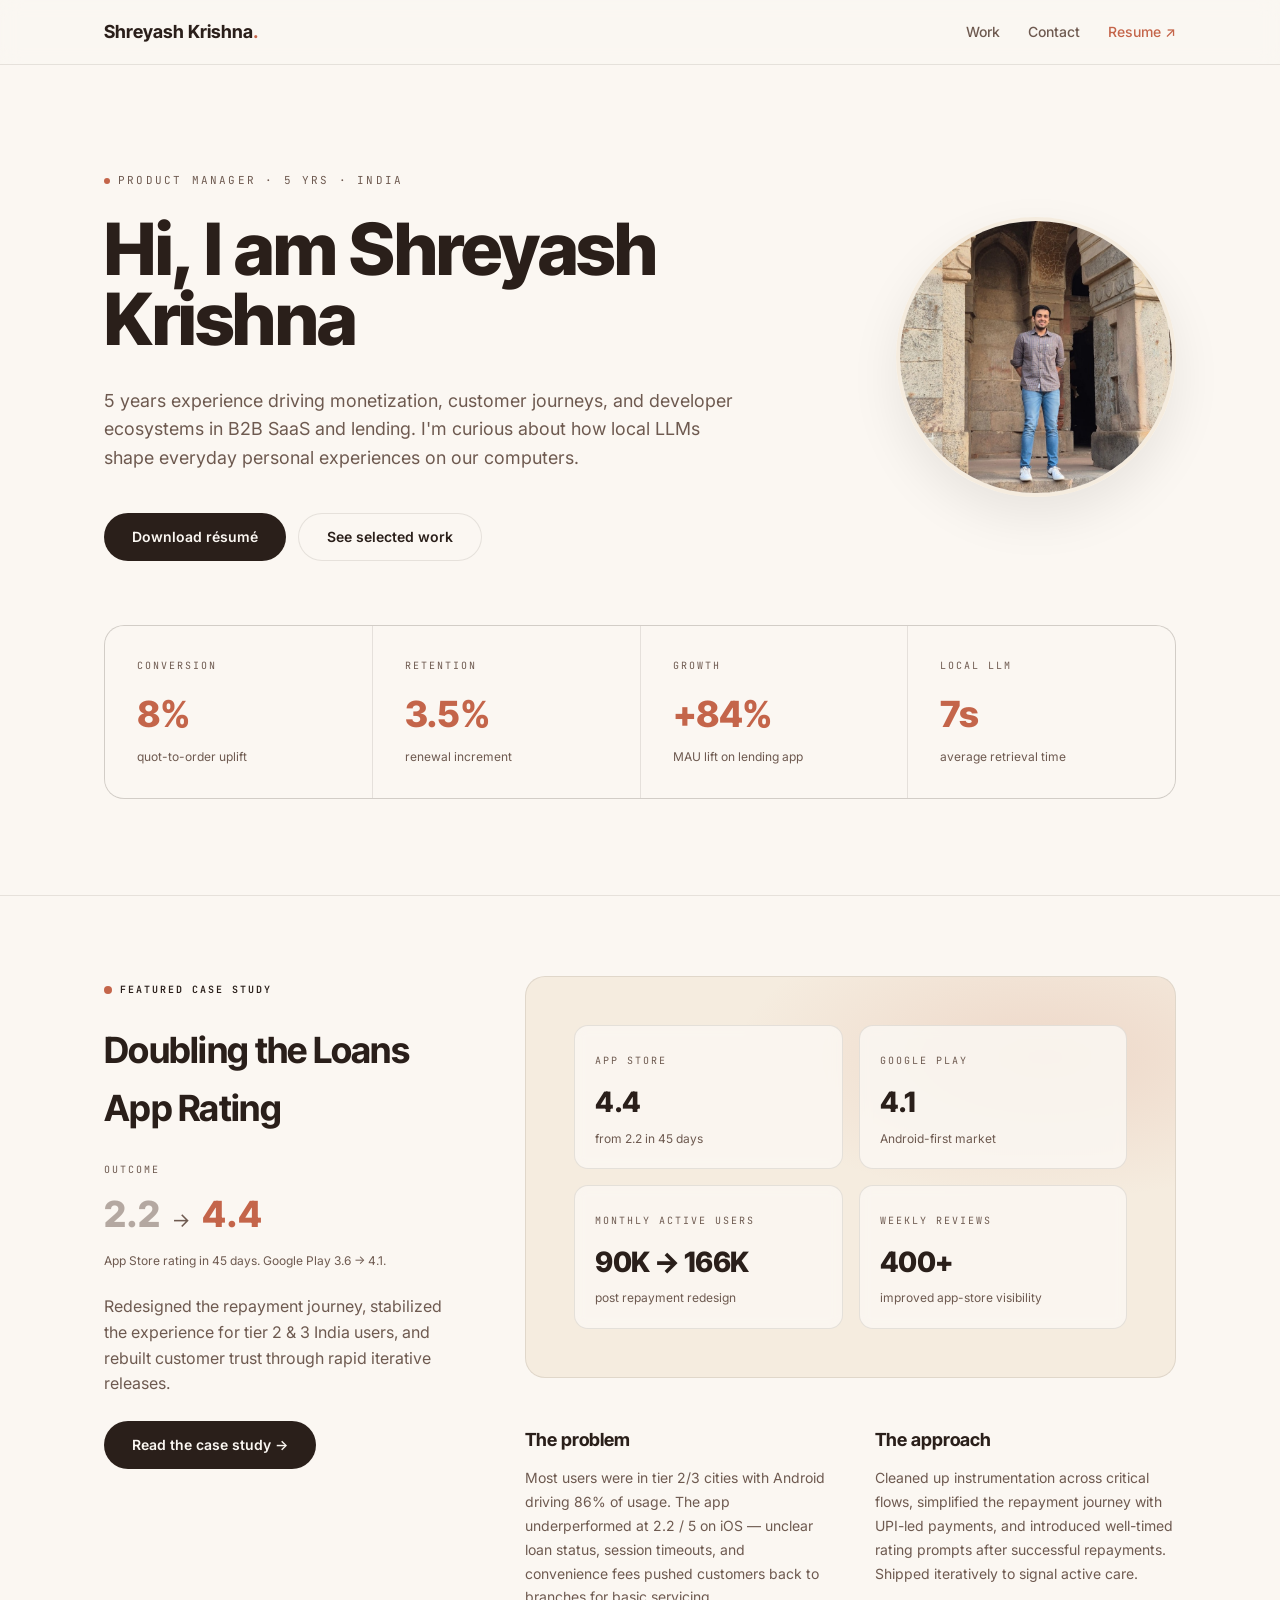
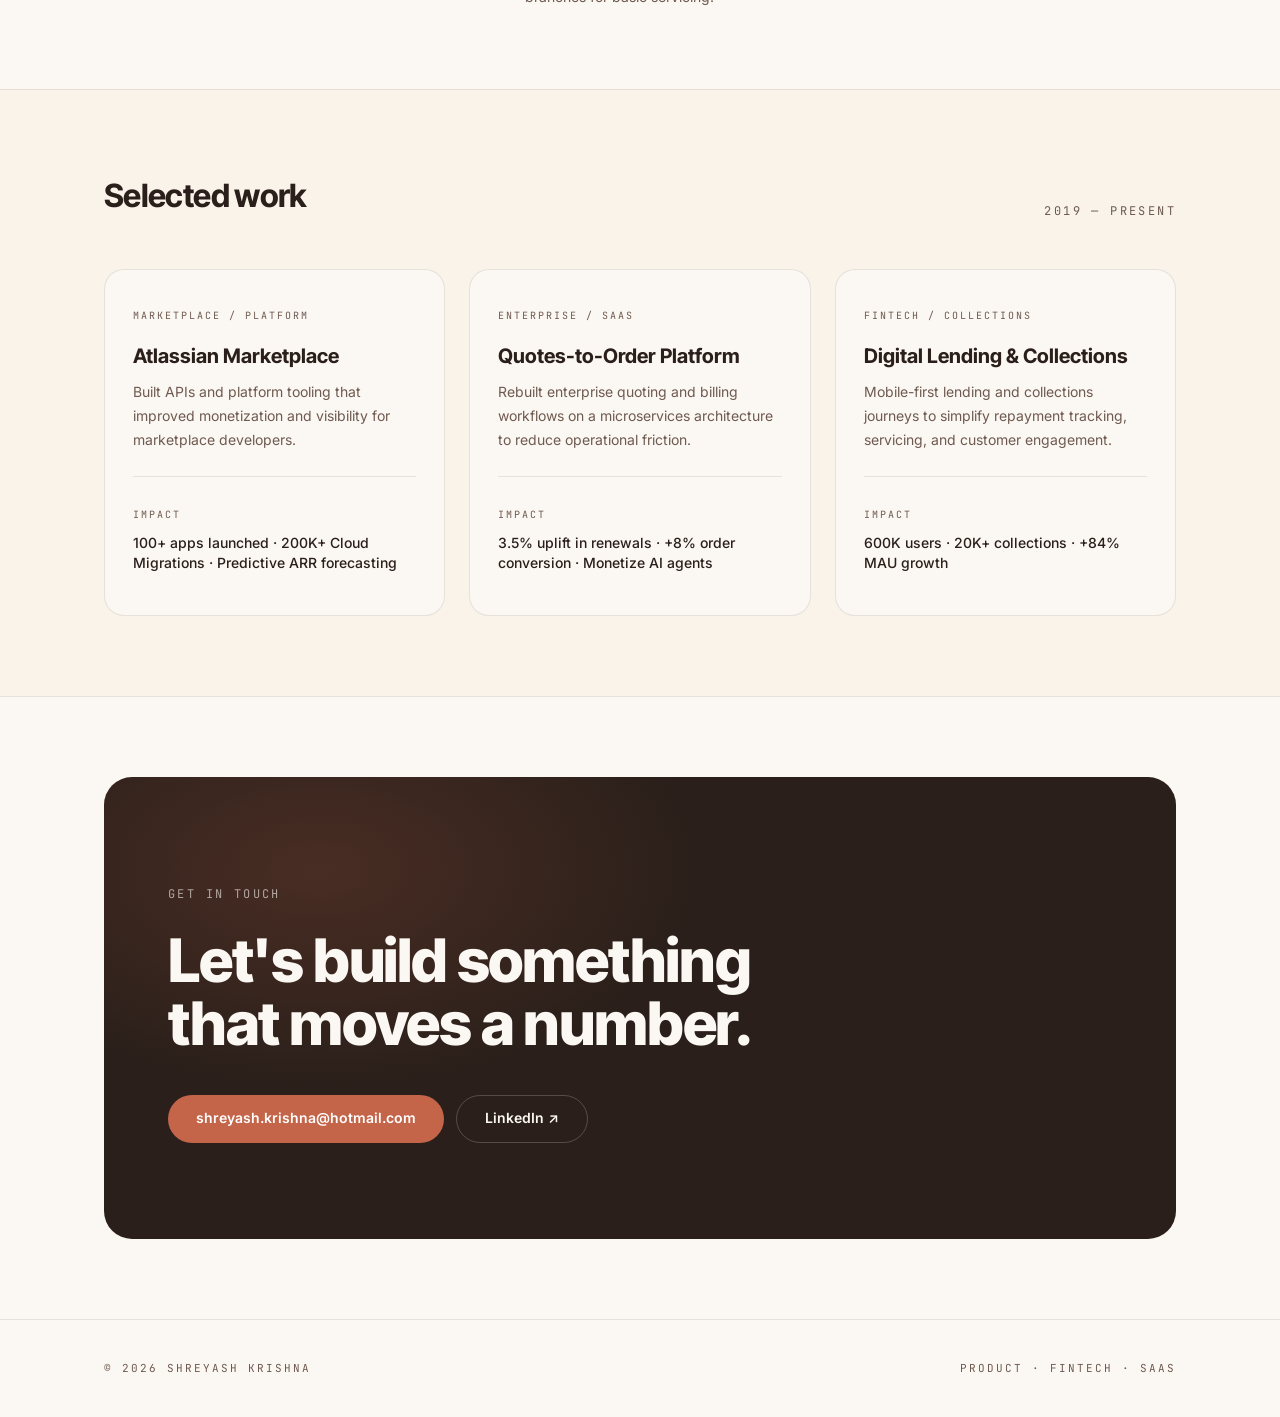
<file: index.html>
<!DOCTYPE html>
<html lang="en">
<head>
  <meta charset="UTF-8" />
  <meta name="viewport" content="width=device-width, initial-scale=1" />
  <title>Shreyash Krishna — Product Manager</title>
  <meta name="description" content="Product Manager scaling SaaS, marketplace, and fintech products. Multi-million $ revenue systems, 20K+ quotes/year, 90K → 166K MAU." />
  <meta property="og:title" content="Shreyash Krishna — Product Manager" />
  <meta property="og:description" content="Product Manager scaling SaaS, marketplace, and fintech products through evidence-led product work." />
  <meta property="og:type" content="website" />
  <meta name="twitter:card" content="summary_large_image" />

  <link rel="preconnect" href="https://fonts.googleapis.com" />
  <link rel="preconnect" href="https://fonts.gstatic.com" crossorigin />
  <link href="https://fonts.googleapis.com/css2?family=Inter:wght@400;500;600&family=Inter+Tight:wght@600;700;800&family=JetBrains+Mono:wght@400;500&display=swap" rel="stylesheet" />
  <link rel="stylesheet" href="styles.css" />
</head>
<body>

  <!-- HEADER -->
  <header class="site-header">
    <div class="container">
      <a href="index.html" class="brand">Shreyash Krishna<span class="dot">.</span></a>
      <nav class="nav">
        <a href="#work">Work</a>
        <a href="#contact">Contact</a>
        <a href="Shreyash_Krishna_CV.pdf" class="resume">Resume ↗</a>
      </nav>
    </div>
  </header>

  <main>

    <!-- HERO -->
   <section class="hero">
  <div class="container reveal hero-layout">

    <div class="hero-content">

      <p class="eyebrow">
        <span class="pulse"></span>
        Product Manager · 5 yrs · India
      </p>

      <h1>
        Hi, I am Shreyash Krishna
      </h1>

      <p class="lead">
        5 years experience driving monetization, customer journeys,
        and developer ecosystems in B2B SaaS and lending.
        I'm curious about how local LLMs
        shape everyday personal experiences on our computers.
      </p>

      <div class="actions">
        <a href="Shreyash_Krishna_CV.pdf" class="btn btn-primary">
          Download résumé
        </a>

        <a href="#work" class="btn btn-secondary">
          See selected work
        </a>
      </div>

    </div>

    <div class="hero-image">
      <img src="profile.jpeg" alt="Shreyash Krishna">
    </div>

  </div>
</section>

    <!-- METRICS STRIP -->
    <div class="container">
      <div class="metrics-strip">
        <div class="metric"><span class="k">Conversion</span><span class="v">8% </span><span class="note">quot-to-order uplift</span></div>
        <div class="metric"><span class="k">Retention</span><span class="v">3.5%</span><span class="note">renewal increment</span></div>
        <div class="metric"><span class="k">Growth</span><span class="v">+84%</span><span class="note">MAU lift on lending app</span></div>
        <div class="metric"><span class="k">Local LLM</span><span class="v">7s</span><span class="note">average retrieval time</span></div>
      </div>
    </div>

    <!-- FEATURED CASE STUDY -->
    <section id="work" class="section">
      <div class="container">
        <div class="featured">
          <aside>
            <div class="sticky-label"><span class="pulse"></span> Featured Case Study</div>
            <h2>Doubling the Loans App Rating</h2>
            <p style="font-family: var(--font-mono); font-size: 10px; text-transform: uppercase; letter-spacing: 0.2em; color: var(--ink-2); margin: 0 0 8px;">Outcome</p>
            <div class="outcome-pair">
              <span class="from">2.2</span>
              <span class="arrow">→</span>
              <span class="to">4.4</span>
            </div>
            <p style="font-size: 12px; color: var(--ink-2); margin: 8px 0 24px;">App Store rating in 45 days. Google Play 3.6 → 4.1.</p>
            <p style="color: var(--ink-2); margin: 0 0 24px;">
              Redesigned the repayment journey, stabilized the experience for tier 2 &amp; 3
              India users, and rebuilt customer trust through rapid iterative releases.
            </p>
            <a href="loans-case-study.html" class="btn btn-primary">Read the case study →</a>
          </aside>

          <div class="body">
            <div class="visual">
              <div class="grid">
                <div class="stat"><span class="k">App Store</span><span class="v">4.4</span><span class="note">from 2.2 in 45 days</span></div>
                <div class="stat"><span class="k">Google Play</span><span class="v">4.1</span><span class="note">Android-first market</span></div>
                <div class="stat"><span class="k">Monthly Active Users</span><span class="v">90K → 166K</span><span class="note">post repayment redesign</span></div>
                <div class="stat"><span class="k">Weekly reviews</span><span class="v">400+</span><span class="note">improved app-store visibility</span></div>
              </div>
            </div>

            <div class="meta">
              <div>
                <h3>The problem</h3>
                <p>Most users were in tier 2/3 cities with Android driving 86% of usage. The app underperformed at 2.2 / 5 on iOS — unclear loan status, session timeouts, and convenience fees pushed customers back to branches for basic servicing.</p>
              </div>
              <div>
                <h3>The approach</h3>
                <p>Cleaned up instrumentation across critical flows, simplified the repayment journey with UPI-led payments, and introduced well-timed rating prompts after successful repayments. Shipped iteratively to signal active care.</p>
              </div>
            </div>
          </div>
        </div>
      </div>
    </section>

    <!-- SELECTED WORK -->
    <section class="section work-section">
      <div class="container">
        <div class="work-head">
          <h3>Selected work</h3>
          <span class="range">2019 — Present</span>
        </div>
        <div class="work-grid">

          <article class="work-card">
            <p class="eyebrow">Marketplace / Platform</p>
            <h4>Atlassian Marketplace</h4>
            <p class="body">Built APIs and platform tooling that improved monetization and visibility for marketplace developers.</p>
            <div class="impact">
              <p class="impact-k">Impact</p>
              <p class="impact-v">100+ apps launched · 200K+ Cloud Migrations · Predictive ARR forecasting </p>
            </div>
          </article>

          <article class="work-card">
            <p class="eyebrow">Enterprise / SaaS</p>
            <h4>Quotes-to-Order Platform</h4>
            <p class="body">Rebuilt enterprise quoting and billing workflows on a microservices architecture to reduce operational friction.</p>
            <div class="impact">
              <p class="impact-k">Impact</p>
              <p class="impact-v">3.5% uplift in renewals · +8% order conversion · Monetize AI agents</p>
            </div>
          </article>

          <article class="work-card">
            <p class="eyebrow">Fintech / Collections</p>
            <h4>Digital Lending &amp; Collections</h4>
            <p class="body">Mobile-first lending and collections journeys to simplify repayment tracking, servicing, and customer engagement.</p>
            <div class="impact">
              <p class="impact-k">Impact</p>
              <p class="impact-v">600K users · 20K+ collections · +84% MAU growth</p>
            </div>
          </article>

        </div>
      </div>
    </section>

    <!-- CONTACT -->
    <section id="contact" class="section">
      <div class="container">
        <div class="contact-card">
          <p class="eyebrow">Get in touch</p>
          <h2>Let's build something that moves a number.</h2>
          <div class="actions">
            <a href="mailto:shreyash.krishna@hotmail.com" class="btn btn-accent">shreyash.krishna@hotmail.com</a>
            <a href="https://linkedin.com/in/shreyash-krishna" class="btn btn-ghost">LinkedIn ↗</a>
          </div>
        </div>
      </div>
    </section>

  </main>

  <footer class="site-footer">
    <div class="container">
      <span>© 2026 Shreyash Krishna</span>
      <span>Product · Fintech · SaaS</span>
    </div>
  </footer>

</body>
</html>
</file>
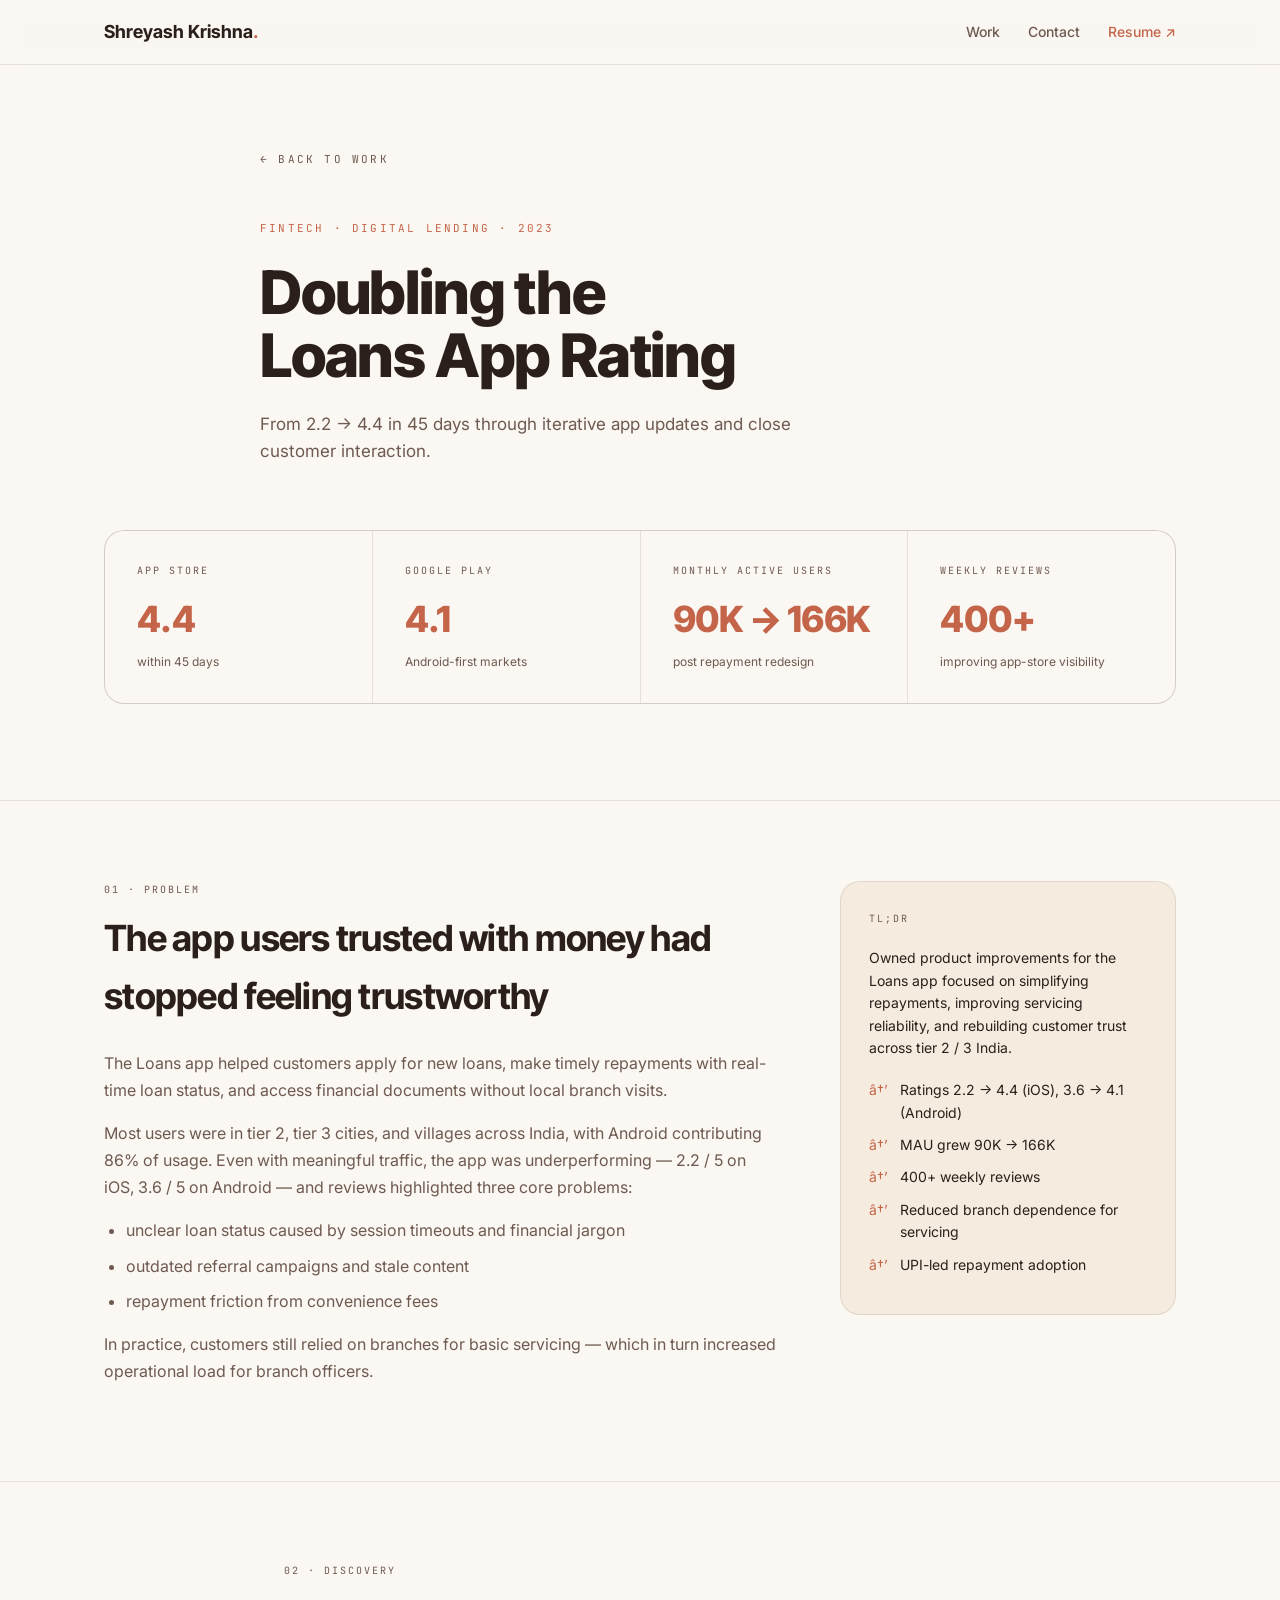
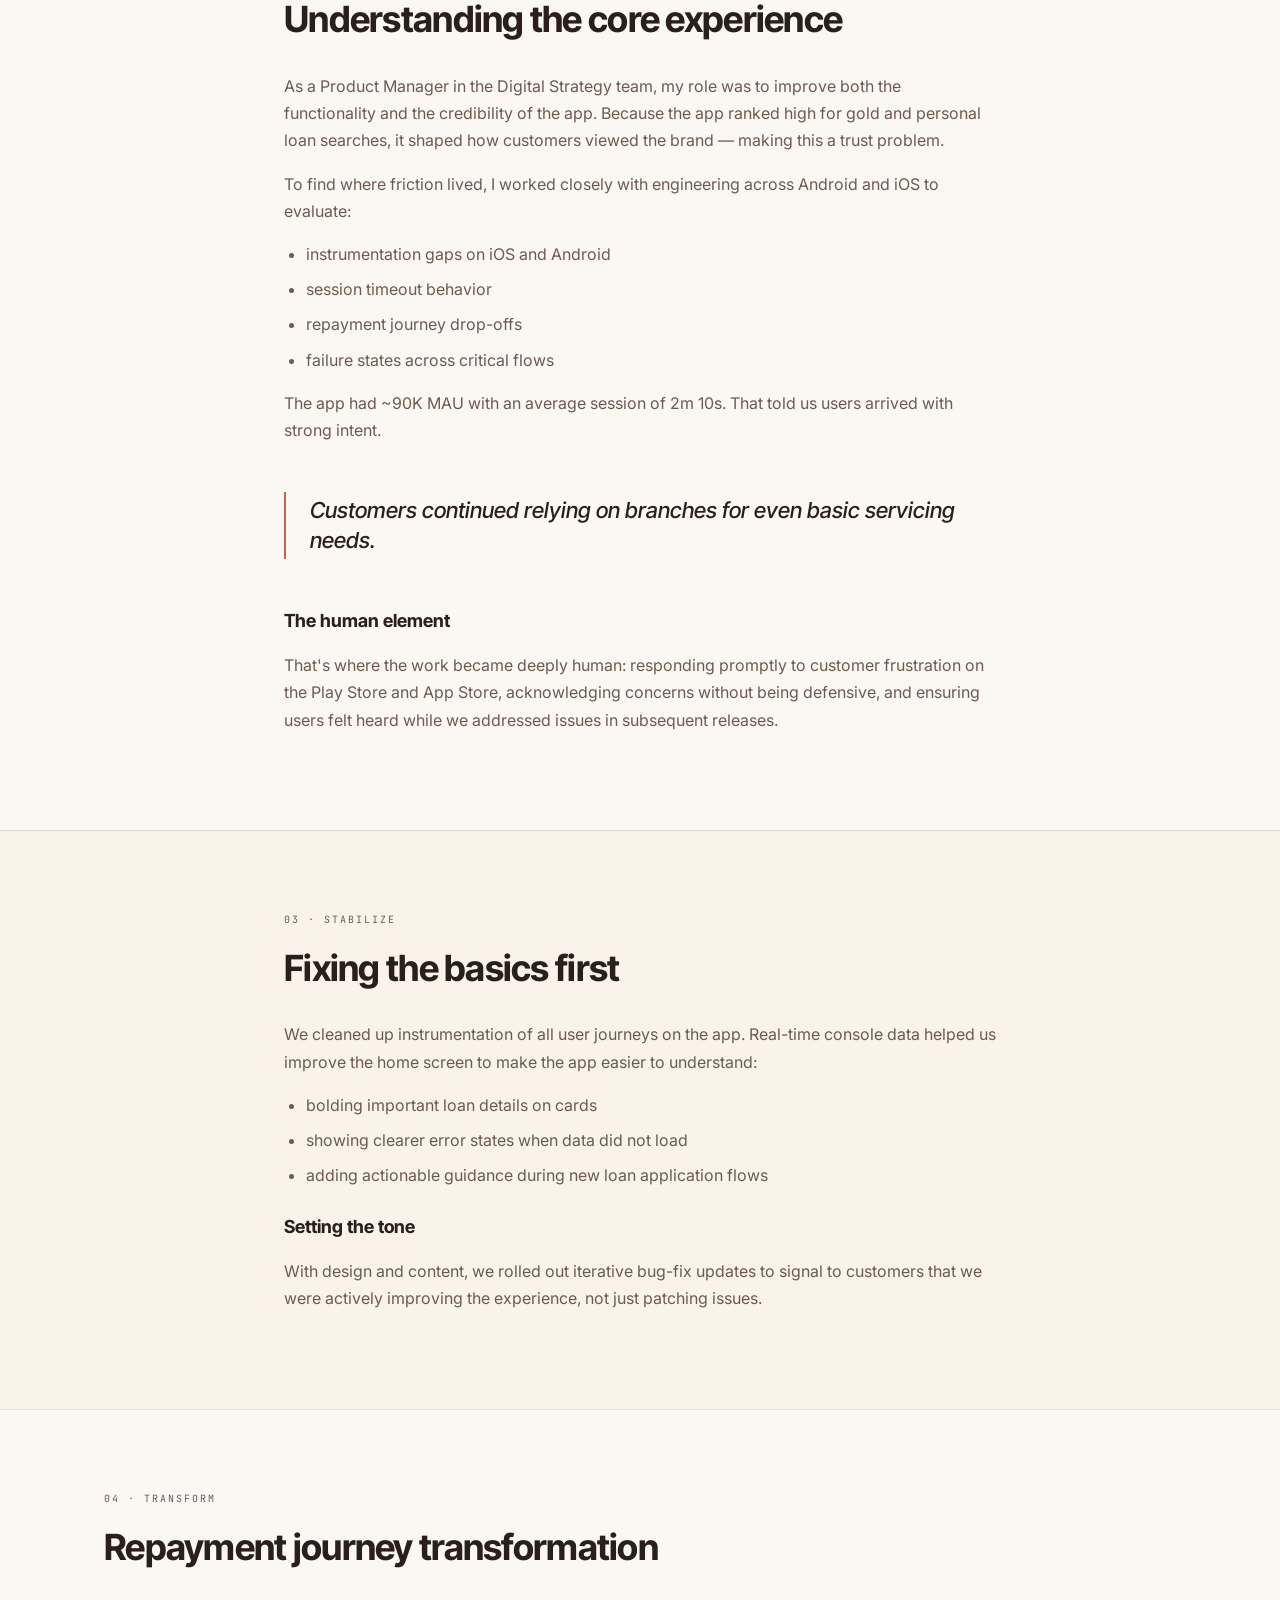
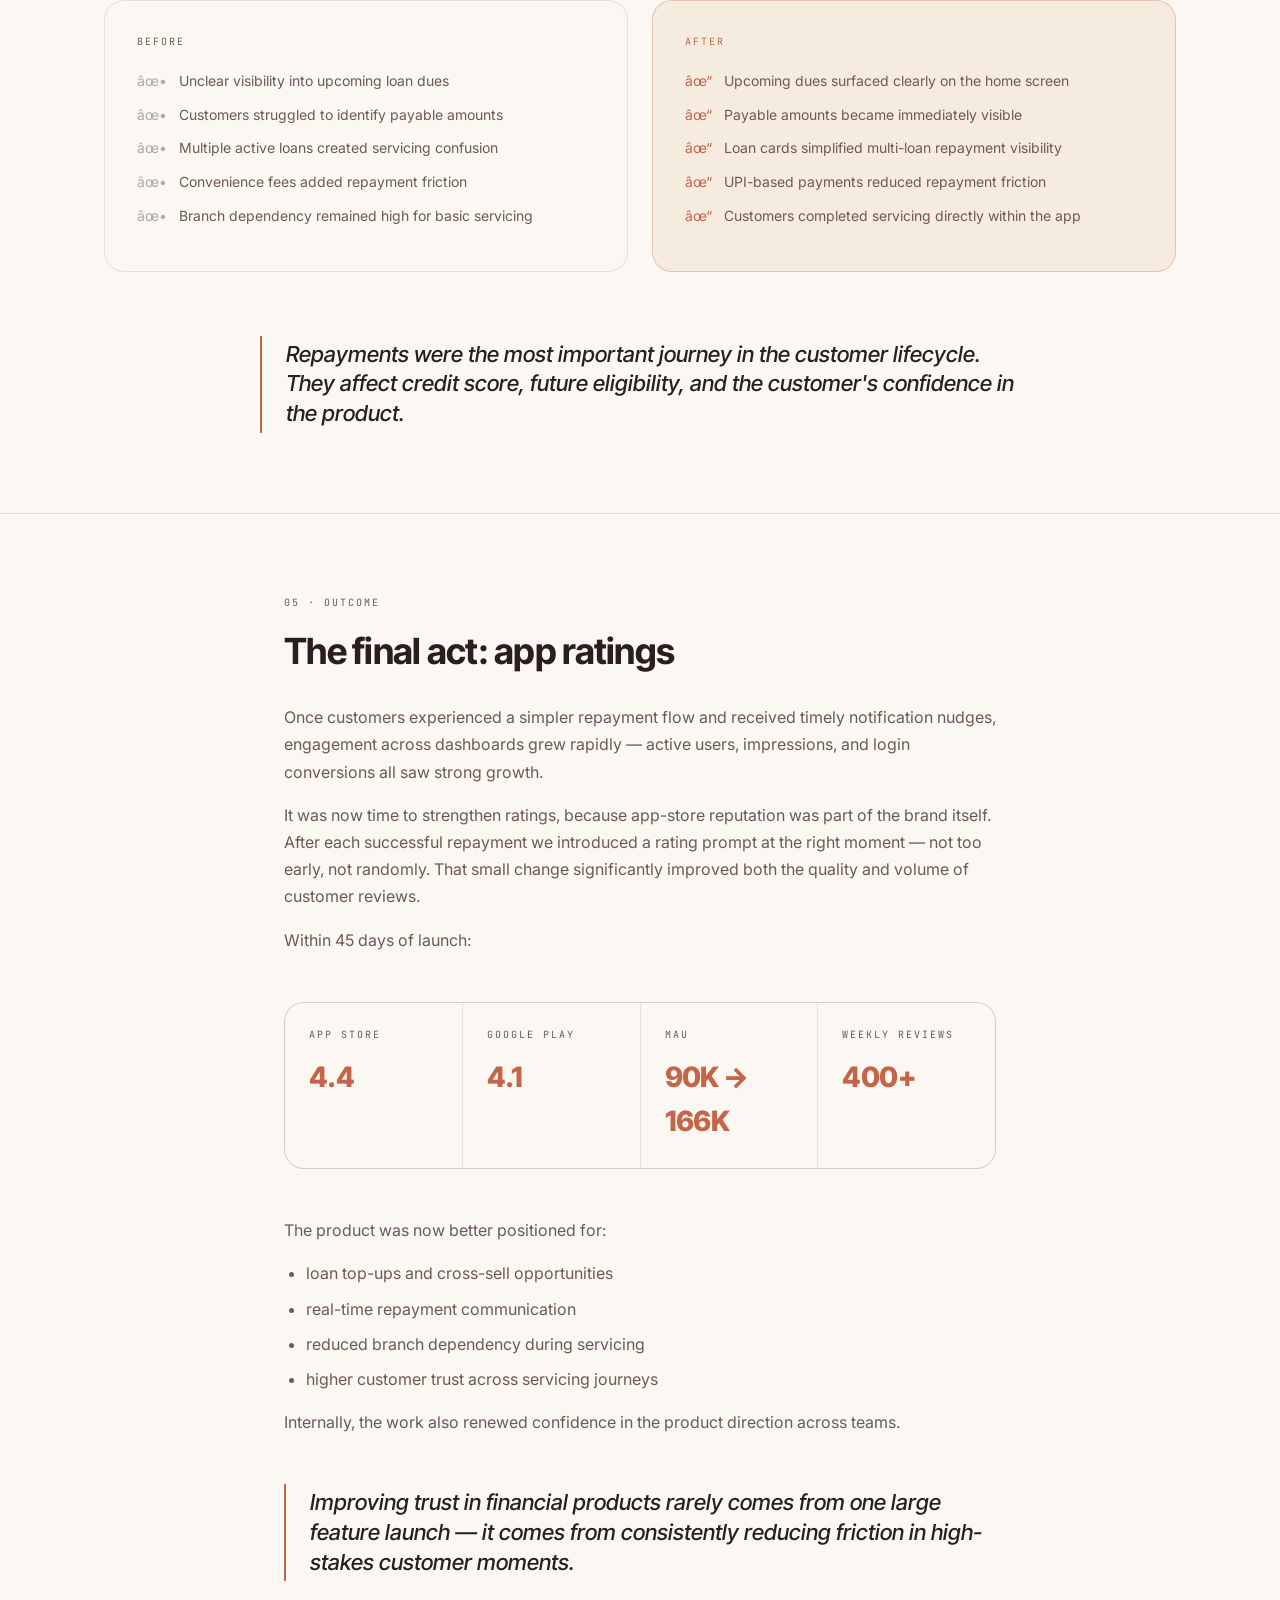
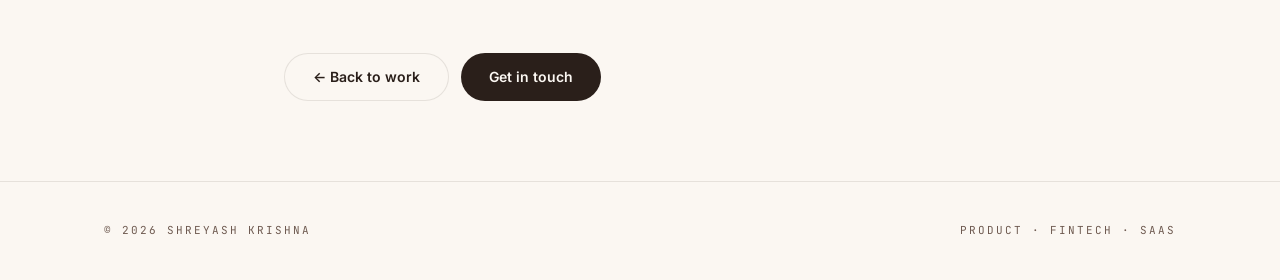
<file: loans-case-study.html>
<!DOCTYPE html>
<html lang="en">
<head>
  <meta charset="UTF-8" />
  <meta name="viewport" content="width=device-width, initial-scale=1" />
  <title>Doubling the Loans App Rating — Shreyash Krishna</title>
  <meta name="description" content="Case study: how we took a digital lending app from 2.2 → 4.4 in 45 days by redesigning repayments and rebuilding customer trust." />
  <meta property="og:title" content="Doubling the Loans App Rating — Shreyash Krishna" />
  <meta property="og:description" content="From 2.2 → 4.4 in 45 days through iterative app updates and close customer interaction." />

  <link rel="preconnect" href="https://fonts.googleapis.com" />
  <link rel="preconnect" href="https://fonts.gstatic.com" crossorigin />
  <link href="https://fonts.googleapis.com/css2?family=Inter:wght@400;500;600&family=Inter+Tight:wght@600;700;800&family=JetBrains+Mono:wght@400;500&display=swap" rel="stylesheet" />
  <link rel="stylesheet" href="styles.css" />
</head>
<body>

  <header class="site-header">
    <div class="container">
      <a href="index.html" class="brand">Shreyash Krishna<span class="dot">.</span></a>
      <nav class="nav">
        <a href="index.html#work">Work</a>
        <a href="index.html#contact">Contact</a>
        <a href="Shreyash_Krishna_CV.pdf" class="resume">Resume ↗</a>
      </nav>
    </div>
  </header>

  <main>

    <!-- CS HERO -->
    <section class="cs-hero container">
      <a href="index.html" class="back">← Back to work</a>
      <p class="eyebrow">Fintech · Digital Lending · 2023</p>
      <h1>Doubling the Loans App Rating</h1>
      <p class="lead">From 2.2 → 4.4 in 45 days through iterative app updates and close customer interaction.</p>
    </section>

    <!-- METRICS STRIP -->
    <div class="container">
      <div class="metrics-strip">
        <div class="metric"><span class="k">App Store</span><span class="v">4.4</span><span class="note">within 45 days</span></div>
        <div class="metric"><span class="k">Google Play</span><span class="v">4.1</span><span class="note">Android-first markets</span></div>
        <div class="metric"><span class="k">Monthly Active Users</span><span class="v">90K → 166K</span><span class="note">post repayment redesign</span></div>
        <div class="metric"><span class="k">Weekly reviews</span><span class="v">400+</span><span class="note">improving app-store visibility</span></div>
      </div>
    </div>

    <!-- PROBLEM + TLDR -->
    <section class="cs-section wide">
      <div class="container">
        <div class="cs-problem">
          <div>
            <p class="step">01 · Problem</p>
            <h2>The app users trusted with money had stopped feeling trustworthy</h2>
            <p>The Loans app helped customers apply for new loans, make timely repayments with real-time loan status, and access financial documents without local branch visits.</p>
            <p>Most users were in tier 2, tier 3 cities, and villages across India, with Android contributing 86% of usage. Even with meaningful traffic, the app was underperforming — 2.2 / 5 on iOS, 3.6 / 5 on Android — and reviews highlighted three core problems:</p>
            <ul>
              <li>unclear loan status caused by session timeouts and financial jargon</li>
              <li>outdated referral campaigns and stale content</li>
              <li>repayment friction from convenience fees</li>
            </ul>
            <p>In practice, customers still relied on branches for basic servicing — which in turn increased operational load for branch officers.</p>
          </div>

          <aside class="cs-tldr">
            <p class="k">TL;DR</p>
            <p style="font-size: 14px; color: var(--ink); margin: 0 0 20px; line-height: 1.6;">
              Owned product improvements for the Loans app focused on simplifying repayments,
              improving servicing reliability, and rebuilding customer trust across tier 2 / 3 India.
            </p>
            <ul>
              <li>Ratings 2.2 → 4.4 (iOS), 3.6 → 4.1 (Android)</li>
              <li>MAU grew 90K → 166K</li>
              <li>400+ weekly reviews</li>
              <li>Reduced branch dependence for servicing</li>
              <li>UPI-led repayment adoption</li>
            </ul>
          </aside>
        </div>
      </div>
    </section>

    <!-- DISCOVERY -->
    <section class="cs-section">
      <div class="container">
        <p class="step">02 · Discovery</p>
        <h2>Understanding the core experience</h2>
        <p>As a Product Manager in the Digital Strategy team, my role was to improve both the functionality and the credibility of the app. Because the app ranked high for gold and personal loan searches, it shaped how customers viewed the brand — making this a trust problem.</p>
        <p>To find where friction lived, I worked closely with engineering across Android and iOS to evaluate:</p>
        <ul>
          <li>instrumentation gaps on iOS and Android</li>
          <li>session timeout behavior</li>
          <li>repayment journey drop-offs</li>
          <li>failure states across critical flows</li>
        </ul>
        <p>The app had ~90K MAU with an average session of 2m 10s. That told us users arrived with strong intent.</p>

        <blockquote class="pull">
          <p>Customers continued relying on branches for even basic servicing needs.</p>
        </blockquote>

        <h3>The human element</h3>
        <p>That's where the work became deeply human: responding promptly to customer frustration on the Play Store and App Store, acknowledging concerns without being defensive, and ensuring users felt heard while we addressed issues in subsequent releases.</p>
      </div>
    </section>

    <!-- STABILIZE -->
    <section class="cs-section cs-stable">
      <div class="container">
        <p class="step">03 · Stabilize</p>
        <h2>Fixing the basics first</h2>
        <p>We cleaned up instrumentation of all user journeys on the app. Real-time console data helped us improve the home screen to make the app easier to understand:</p>
        <ul>
          <li>bolding important loan details on cards</li>
          <li>showing clearer error states when data did not load</li>
          <li>adding actionable guidance during new loan application flows</li>
        </ul>
        <h3>Setting the tone</h3>
        <p>With design and content, we rolled out iterative bug-fix updates to signal to customers that we were actively improving the experience, not just patching issues.</p>
      </div>
    </section>

    <!-- BEFORE / AFTER -->
    <section class="cs-section wide">
      <div class="container">
        <p class="step">04 · Transform</p>
        <h2>Repayment journey transformation</h2>
        <div class="cs-compare">
          <div class="col">
            <p class="label">Before</p>
            <ul>
              <li>Unclear visibility into upcoming loan dues</li>
              <li>Customers struggled to identify payable amounts</li>
              <li>Multiple active loans created servicing confusion</li>
              <li>Convenience fees added repayment friction</li>
              <li>Branch dependency remained high for basic servicing</li>
            </ul>
          </div>
          <div class="col after">
            <p class="label">After</p>
            <ul>
              <li>Upcoming dues surfaced clearly on the home screen</li>
              <li>Payable amounts became immediately visible</li>
              <li>Loan cards simplified multi-loan repayment visibility</li>
              <li>UPI-based payments reduced repayment friction</li>
              <li>Customers completed servicing directly within the app</li>
            </ul>
          </div>
        </div>
        <blockquote class="pull" style="max-width: 760px; margin: 64px auto 0;">
          <p>Repayments were the most important journey in the customer lifecycle. They affect credit score, future eligibility, and the customer's confidence in the product.</p>
        </blockquote>
      </div>
    </section>

    <!-- OUTCOME -->
    <section class="cs-section">
      <div class="container">
        <p class="step">05 · Outcome</p>
        <h2>The final act: app ratings</h2>
        <p>Once customers experienced a simpler repayment flow and received timely notification nudges, engagement across dashboards grew rapidly — active users, impressions, and login conversions all saw strong growth.</p>
        <p>It was now time to strengthen ratings, because app-store reputation was part of the brand itself. After each successful repayment we introduced a rating prompt at the right moment — not too early, not randomly. That small change significantly improved both the quality and volume of customer reviews.</p>
        <p>Within 45 days of launch:</p>

        <div class="cs-outcome-metrics">
          <div class="metric"><span class="k">App Store</span><span class="v">4.4</span></div>
          <div class="metric"><span class="k">Google Play</span><span class="v">4.1</span></div>
          <div class="metric"><span class="k">MAU</span><span class="v">90K → 166K</span></div>
          <div class="metric"><span class="k">Weekly reviews</span><span class="v">400+</span></div>
        </div>

        <p>The product was now better positioned for:</p>
        <ul>
          <li>loan top-ups and cross-sell opportunities</li>
          <li>real-time repayment communication</li>
          <li>reduced branch dependency during servicing</li>
          <li>higher customer trust across servicing journeys</li>
        </ul>
        <p>Internally, the work also renewed confidence in the product direction across teams.</p>

        <blockquote class="pull">
          <p>Improving trust in financial products rarely comes from one large feature launch — it comes from consistently reducing friction in high-stakes customer moments.</p>
        </blockquote>

        <div class="cs-actions">
          <a href="index.html" class="btn btn-secondary">← Back to work</a>
          <a href="mailto:shreyash.krishna@hotmail.com" class="btn btn-primary">Get in touch</a>
        </div>
      </div>
    </section>

  </main>

  <footer class="site-footer">
    <div class="container">
      <span>© 2026 Shreyash Krishna</span>
      <span>Product · Fintech · SaaS</span>
    </div>
  </footer>

</body>
</html>
</file>
<file: styles.css>
/* =====================================================================
   Shreyash Krishna â€” Refined Warm Modern Portfolio
   Static CSS (no framework required)
   ===================================================================== */

:root {
  --bg:            #fbf7f2;
  --bg-2:          #f5ecdf;        /* warm surface */
  --bg-3:          #efe2cf;        /* deeper surface */
  --ink:           #2a1f1a;        /* primary text */
  --ink-2:         #6e5a50;        /* muted text */
  --accent:        #c4654a;        /* ember */
  --accent-soft:   rgba(196,101,74,0.12);
  --border:        rgba(42,31,26,0.10);
  --border-strong: rgba(42,31,26,0.18);
  --white:         #ffffff;

  --radius:    14px;
  --radius-lg: 20px;
  --radius-xl: 28px;

  --font-display: 'Inter Tight', ui-sans-serif, system-ui, sans-serif;
  --font-sans:    'Inter', ui-sans-serif, system-ui, sans-serif;
  --font-mono:    'JetBrains Mono', ui-monospace, SFMono-Regular, monospace;

  --ease-out-expo: cubic-bezier(0.16, 1, 0.3, 1);
}

* { box-sizing: border-box; }
html { scroll-behavior: smooth; }

body {
  margin: 0;
  background: var(--bg);
  color: var(--ink);
  font-family: var(--font-sans);
  font-size: 16px;
  line-height: 1.6;
  -webkit-font-smoothing: antialiased;
  text-rendering: optimizeLegibility;
}

::selection { background: var(--accent-soft); color: var(--ink); }

a { color: inherit; text-decoration: none; }

/* ---------------- LAYOUT ---------------- */
.container { max-width: 1120px; margin: 0 auto; padding: 0 24px; }
.section   { padding: 80px 0; border-top: 1px solid var(--border); }
.section:first-of-type { border-top: none; }

/* ---------------- HEADER ---------------- */
.site-header {
  position: sticky; top: 0; z-index: 50;
  background: color-mix(in oklab, var(--bg) 80%, transparent);
  backdrop-filter: blur(10px);
  border-bottom: 1px solid var(--border);
}
.site-header .container {
  height: 64px;
  display: flex; align-items: center; justify-content: space-between;
}
.brand { font-family: var(--font-display); font-weight: 700; font-size: 18px; }
.brand .dot { color: var(--accent); }

.nav { display: flex; align-items: center; gap: 28px; font-weight: 500; font-size: 14px; color: var(--ink-2); }
.nav a { transition: color .2s ease; }
.nav a:hover { color: var(--ink); }
.nav .resume { color: var(--accent); }

/* ---------------- BUTTONS ---------------- */
.btn {
  display: inline-flex; align-items: center; height: 48px; padding: 0 28px;
  border-radius: 999px; font-weight: 600; font-size: 14px;
  transition: all .2s ease; cursor: pointer; border: none;
}
.btn-primary   { background: var(--ink); color: var(--bg); }
.btn-primary:hover { background: var(--accent); }
.btn-secondary { background: var(--bg); color: var(--ink); border: 1px solid var(--border); }
.btn-secondary:hover { background: var(--bg-2); }
.btn-accent    { background: var(--accent); color: var(--white); }
.btn-accent:hover { filter: brightness(1.08); }
.btn-ghost     { background: transparent; color: var(--bg); border: 1px solid rgba(255,255,255,0.2); }
.btn-ghost:hover { background: rgba(255,255,255,0.10); }

/* ---------------- ANIMATION ---------------- */
@keyframes reveal {
  from { opacity: 0; transform: translateY(12px); }
  to   { opacity: 1; transform: translateY(0); }
}
.reveal { animation: reveal .7s var(--ease-out-expo) both; }

/* ---------------- HERO ---------------- */
.hero { padding: 96px 0 64px; }
.hero .eyebrow {
  display: inline-flex; align-items: center; gap: 8px;
  font-family: var(--font-mono); font-size: 11px;
  text-transform: uppercase; letter-spacing: 0.2em;
  color: var(--ink-2); margin-bottom: 24px;
}
.hero .eyebrow .pulse {
  width: 6px; height: 6px; border-radius: 999px; background: var(--accent);
  animation: pulse 2s ease-in-out infinite;
}
@keyframes pulse { 0%,100% { opacity: 1 } 50% { opacity: .35 } }

.hero h1 {
  font-family: var(--font-display);
  font-size: clamp(40px, 6vw, 72px);
  font-weight: 800; letter-spacing: -0.02em;
  line-height: 0.98; margin: 0;
  max-width: 20ch;
  text-wrap: balance;
}
.hero h1 .accent { color: var(--accent); }

.hero p.lead {
  margin: 32px 0 0; max-width: 58ch;
  font-size: clamp(17px, 1.4vw, 20px);
  color: var(--ink-2); text-wrap: pretty;
}

.hero .actions { margin-top: 40px; display: flex; flex-wrap: wrap; gap: 12px; }
/* ==========================
   HERO LAYOUT
   ========================== */

.hero-layout {
  display: flex;

  align-items: center;

  justify-content: space-between;

  gap: 80px;
}

.hero-content {
  flex: 1;
}

.hero-image {
  flex-shrink: 0;
}

.hero-image img {
  width: 280px;

  height: 280px;

  object-fit: cover;

  border-radius: 50%;

  border: 4px solid var(--bg-2);

  box-shadow: 0 20px 50px rgba(0,0,0,0.08);
}
/* ---------------- METRICS STRIP ---------------- */
.metrics-strip {
  margin: 0 0 96px;
  display: grid; grid-template-columns: repeat(4, 1fr); gap: 1px;
  background: var(--border); border: 1px solid var(--border);
  border-radius: var(--radius-lg); overflow: hidden;
}
.metric { background: var(--bg); padding: 32px; }
.metric .k {
  display: block; font-family: var(--font-mono);
  font-size: 10px; text-transform: uppercase; letter-spacing: 0.2em;
  color: var(--ink-2);
}
.metric .v {
  display: block; font-family: var(--font-display);
  font-size: clamp(28px, 3.2vw, 36px); font-weight: 800;
  color: var(--accent);
  letter-spacing: -0.02em; margin-top: 12px;
}
.metric .note { display: block; font-size: 12px; color: var(--ink-2); margin-top: 4px; }

/* ---------------- FEATURED CASE STUDY ---------------- */
.featured { display: flex; flex-direction: column; gap: 64px; }
@media (min-width: 1024px) { .featured { flex-direction: row; } }

.featured aside { flex: 0 0 33.333%; }
@media (min-width: 1024px) {
  .featured aside { position: sticky; top: 96px; align-self: flex-start; }
}
.featured aside h2 {
  font-family: var(--font-display); font-size: 36px; font-weight: 700;
  letter-spacing: -0.02em; margin: 0 0 24px;
}
.featured aside .outcome-pair {
  display: flex; align-items: baseline; gap: 12px; margin-top: 8px;
}
.featured aside .outcome-pair .from { font-family: var(--font-display); font-size: 36px; font-weight: 800; color: rgba(110,90,80,0.5); }
.featured aside .outcome-pair .arrow { font-family: var(--font-display); font-size: 20px; color: var(--ink-2); }
.featured aside .outcome-pair .to   { font-family: var(--font-display); font-size: 36px; font-weight: 800; color: var(--accent); }

.featured .body { flex: 1; }
.featured .visual {
  position: relative; overflow: hidden;
  background: var(--bg-2); border: 1px solid var(--border);
  border-radius: var(--radius-lg); padding: 48px; margin-bottom: 48px;
}
.featured .visual::before {
  content: ''; position: absolute; inset: 0; pointer-events: none;
  background: radial-gradient(80% 60% at 80% 20%, color-mix(in oklab, var(--accent) 22%, transparent), transparent 60%);
  opacity: 0.7;
}
.featured .visual .grid {
  position: relative;
  display: grid; grid-template-columns: repeat(2, 1fr); gap: 16px;
}
.featured .visual .stat {
  background: color-mix(in oklab, var(--bg) 85%, transparent);
  backdrop-filter: blur(6px);
  border: 1px solid var(--border);
  border-radius: var(--radius); padding: 20px;
}
.featured .visual .stat .k { font-family: var(--font-mono); font-size: 10px; text-transform: uppercase; letter-spacing: .2em; color: var(--ink-2); }
.featured .visual .stat .v { display: block; font-family: var(--font-display); font-size: 28px; font-weight: 800; letter-spacing: -0.02em; margin-top: 8px; }
.featured .visual .stat .note { display: block; font-size: 12px; color: var(--ink-2); margin-top: 4px; }

.featured .meta { display: grid; grid-template-columns: repeat(2, 1fr); gap: 48px; }
.featured .meta h3 { font-family: var(--font-display); font-size: 18px; font-weight: 700; margin: 0 0 12px; }
.featured .meta p  { color: var(--ink-2); font-size: 14px; line-height: 1.7; margin: 0; }

.sticky-label {
  display: inline-flex; align-items: center; gap: 8px;
  font-family: var(--font-mono); font-size: 10px;
  text-transform: uppercase; letter-spacing: 0.2em;
  font-weight: 600; margin-bottom: 24px;
}
.sticky-label .pulse { width: 8px; height: 8px; border-radius: 999px; background: var(--accent); animation: pulse 2s ease-in-out infinite; }

/* ---------------- SELECTED WORK GRID ---------------- */
.work-section { background: color-mix(in oklab, var(--bg-2) 40%, var(--bg)); }
.work-head { display: flex; justify-content: space-between; align-items: flex-end; margin-bottom: 48px; }
.work-head h3 { font-family: var(--font-display); font-size: 32px; font-weight: 700; letter-spacing: -0.02em; margin: 0; }
.work-head .range { font-family: var(--font-mono); font-size: 12px; text-transform: uppercase; letter-spacing: 0.2em; color: var(--ink-2); }

.work-grid { display: grid; grid-template-columns: repeat(3, 1fr); gap: 24px; }

.work-card {
  display: flex; flex-direction: column;
  background: var(--bg); border: 1px solid var(--border);
  border-radius: var(--radius-lg); padding: 28px;
  transition: transform .25s var(--ease-out-expo), border-color .25s ease;
}
.work-card:hover { transform: translateY(-2px); border-color: color-mix(in oklab, var(--accent) 40%, transparent); }
.work-card .eyebrow { font-family: var(--font-mono); font-size: 10px; text-transform: uppercase; letter-spacing: 0.2em; color: var(--ink-2); margin-bottom: 20px; }
.work-card h4 { font-family: var(--font-display); font-size: 20px; font-weight: 700; line-height: 1.2; margin: 0; }
.work-card .body { margin: 12px 0 0; font-size: 14px; color: var(--ink-2); line-height: 1.7; }
.work-card .impact { margin-top: 24px; border-top: 1px solid var(--border); padding-top: 20px; }
.work-card .impact-k { font-family: var(--font-mono); font-size: 10px; text-transform: uppercase; letter-spacing: 0.2em; color: var(--ink-2); }
.work-card .impact-v { font-size: 14px; font-weight: 500; line-height: 1.45; margin-top: 8px; }

/* ---------------- CONTACT ---------------- */
.contact-card {
  position: relative; overflow: hidden;
  background: var(--ink); color: var(--bg);
  border-radius: var(--radius-xl);
  padding: 96px 64px;
}
.contact-card::before {
  content: ''; position: absolute; inset: 0; pointer-events: none;
  background: radial-gradient(60% 80% at 20% 20%, color-mix(in oklab, var(--accent) 50%, transparent), transparent 60%);
  opacity: 0.4;
}
.contact-card .eyebrow { font-family: var(--font-mono); font-size: 12px; text-transform: uppercase; letter-spacing: 0.2em; color: rgba(251,247,242,0.6); margin-bottom: 24px; position: relative; }
.contact-card h2 {
  position: relative;
  font-family: var(--font-display);
  font-size: clamp(36px, 5vw, 60px);
  font-weight: 800; letter-spacing: -0.02em; line-height: 1.05;
  max-width: 16ch; margin: 0;
}
.contact-card .actions { position: relative; margin-top: 40px; display: flex; flex-wrap: wrap; gap: 12px; }

/* ---------------- FOOTER ---------------- */
.site-footer { border-top: 1px solid var(--border); }
.site-footer .container {
  display: flex; flex-wrap: wrap; gap: 16px;
  justify-content: space-between; align-items: center;
  padding-top: 40px; padding-bottom: 40px;
  font-size: 11px; text-transform: uppercase; letter-spacing: 0.18em;
  color: var(--ink-2); font-family: var(--font-mono);
}

/* ---------------- CASE STUDY ---------------- */
.cs-hero { padding: 80px 0 64px; max-width: 760px; margin: 0 auto; }
.cs-hero .back {
  display: inline-flex; align-items: center; gap: 8px;
  font-family: var(--font-mono); font-size: 11px;
  text-transform: uppercase; letter-spacing: 0.2em;
  color: var(--ink-2); margin-bottom: 40px;
}
.cs-hero .back:hover { color: var(--ink); }
.cs-hero .eyebrow { font-family: var(--font-mono); font-size: 11px; text-transform: uppercase; letter-spacing: 0.2em; color: var(--accent); margin-bottom: 24px; }
.cs-hero h1 {
  font-family: var(--font-display);
  font-size: clamp(36px, 5vw, 60px); font-weight: 800;
  letter-spacing: -0.02em; line-height: 1.05; margin: 0;
  text-wrap: balance;
}
.cs-hero .lead { margin: 24px 0 0; max-width: 55ch; font-size: clamp(17px, 1.3vw, 20px); color: var(--ink-2); }

.cs-section { padding: 80px 0; border-top: 1px solid var(--border); }
.cs-section .container { max-width: 760px; }
.cs-section.wide .container { max-width: 1120px; }
.cs-section .step { font-family: var(--font-mono); font-size: 10px; text-transform: uppercase; letter-spacing: 0.2em; color: var(--ink-2); margin: 0 0 12px; }
.cs-section h2 { font-family: var(--font-display); font-size: clamp(28px, 3vw, 36px); font-weight: 700; letter-spacing: -0.02em; margin: 0 0 24px; }
.cs-section h3 { font-family: var(--font-display); font-size: 18px; font-weight: 700; margin: 24px 0 12px; }
.cs-section p, .cs-section li { color: var(--ink-2); font-size: 16px; line-height: 1.7; }
.cs-section ul { padding-left: 22px; }
.cs-section ul li { margin-bottom: 8px; }

.cs-problem { display: grid; grid-template-columns: 8fr 4fr; gap: 64px; max-width: 1120px; margin: 0 auto; }
.cs-tldr { background: var(--bg-2); border: 1px solid var(--border); border-radius: var(--radius-lg); padding: 28px; height: fit-content; }
.cs-tldr .k { font-family: var(--font-mono); font-size: 10px; text-transform: uppercase; letter-spacing: 0.2em; color: var(--ink-2); margin: 0 0 20px; }
.cs-tldr ul { list-style: none; padding: 0; margin: 0; }
.cs-tldr ul li { display: flex; gap: 12px; font-size: 14px; line-height: 1.6; color: var(--ink); margin-bottom: 10px; }
.cs-tldr ul li::before { content: 'â†’'; color: var(--accent); }

blockquote.pull {
  margin: 48px 0;
  border-left: 2px solid var(--accent);
  padding: 4px 0 4px 24px;
}
blockquote.pull p { font-family: var(--font-display); font-size: 22px; font-style: italic; font-weight: 500; line-height: 1.35; color: var(--ink); margin: 0; }

.cs-stable { background: color-mix(in oklab, var(--bg-2) 40%, var(--bg)); }

.cs-compare { display: grid; grid-template-columns: 1fr 1fr; gap: 24px; }
.cs-compare .col { background: var(--bg); border: 1px solid var(--border); border-radius: var(--radius-lg); padding: 32px; }
.cs-compare .col.after { background: var(--bg-2); border-color: color-mix(in oklab, var(--accent) 30%, transparent); }
.cs-compare .col .label { font-family: var(--font-mono); font-size: 10px; text-transform: uppercase; letter-spacing: 0.2em; color: var(--ink-2); margin: 0 0 20px; }
.cs-compare .col.after .label { color: var(--accent); }
.cs-compare .col ul { list-style: none; padding: 0; margin: 0; }
.cs-compare .col ul li { display: flex; gap: 12px; font-size: 14px; line-height: 1.55; margin-bottom: 12px; }
.cs-compare .col ul li::before { content: 'âœ•'; color: rgba(110,90,80,0.5); }
.cs-compare .col.after ul li::before { content: 'âœ“'; color: var(--accent); }

.cs-outcome-metrics {
  margin: 48px 0;
  display: grid; grid-template-columns: repeat(4, 1fr); gap: 1px;
  background: var(--border); border: 1px solid var(--border);
  border-radius: var(--radius-lg); overflow: hidden;
}
.cs-outcome-metrics .metric { background: var(--bg); padding: 24px; }
.cs-outcome-metrics .metric .v { font-size: clamp(22px, 2.4vw, 28px); }

.cs-actions { display: flex; flex-wrap: wrap; gap: 12px; padding-top: 24px; }

/* ---------------- RESPONSIVE ---------------- */
@media (max-width: 960px) {
  .metrics-strip { grid-template-columns: repeat(2, 1fr); }
  .work-grid     { grid-template-columns: 1fr; }
  .featured .meta { grid-template-columns: 1fr; gap: 24px; }
  .cs-problem    { grid-template-columns: 1fr; gap: 32px; }
  .cs-compare    { grid-template-columns: 1fr; }
  .cs-outcome-metrics { grid-template-columns: repeat(2, 1fr); }
  .contact-card  { padding: 64px 32px; }
}
@media (max-width: 600px) {
  .section { padding: 56px 0; }
  .hero    { padding: 64px 0 40px; }
  .nav     { gap: 16px; }
  .nav .resume { display: none; }
  .work-head { flex-direction: column; align-items: flex-start; gap: 12px; }
  .featured .visual { padding: 28px; }
  .featured .visual .grid { grid-template-columns: 1fr; }
}
@media (max-width: 900px) {

  .hero-layout {
    flex-direction: column-reverse;

    text-align: center;

    gap: 32px;
  }

  .hero-image img {
    width: 180px;

    height: 180px;
  }

  .hero .actions {
    justify-content: center;
  }
}
</file>
